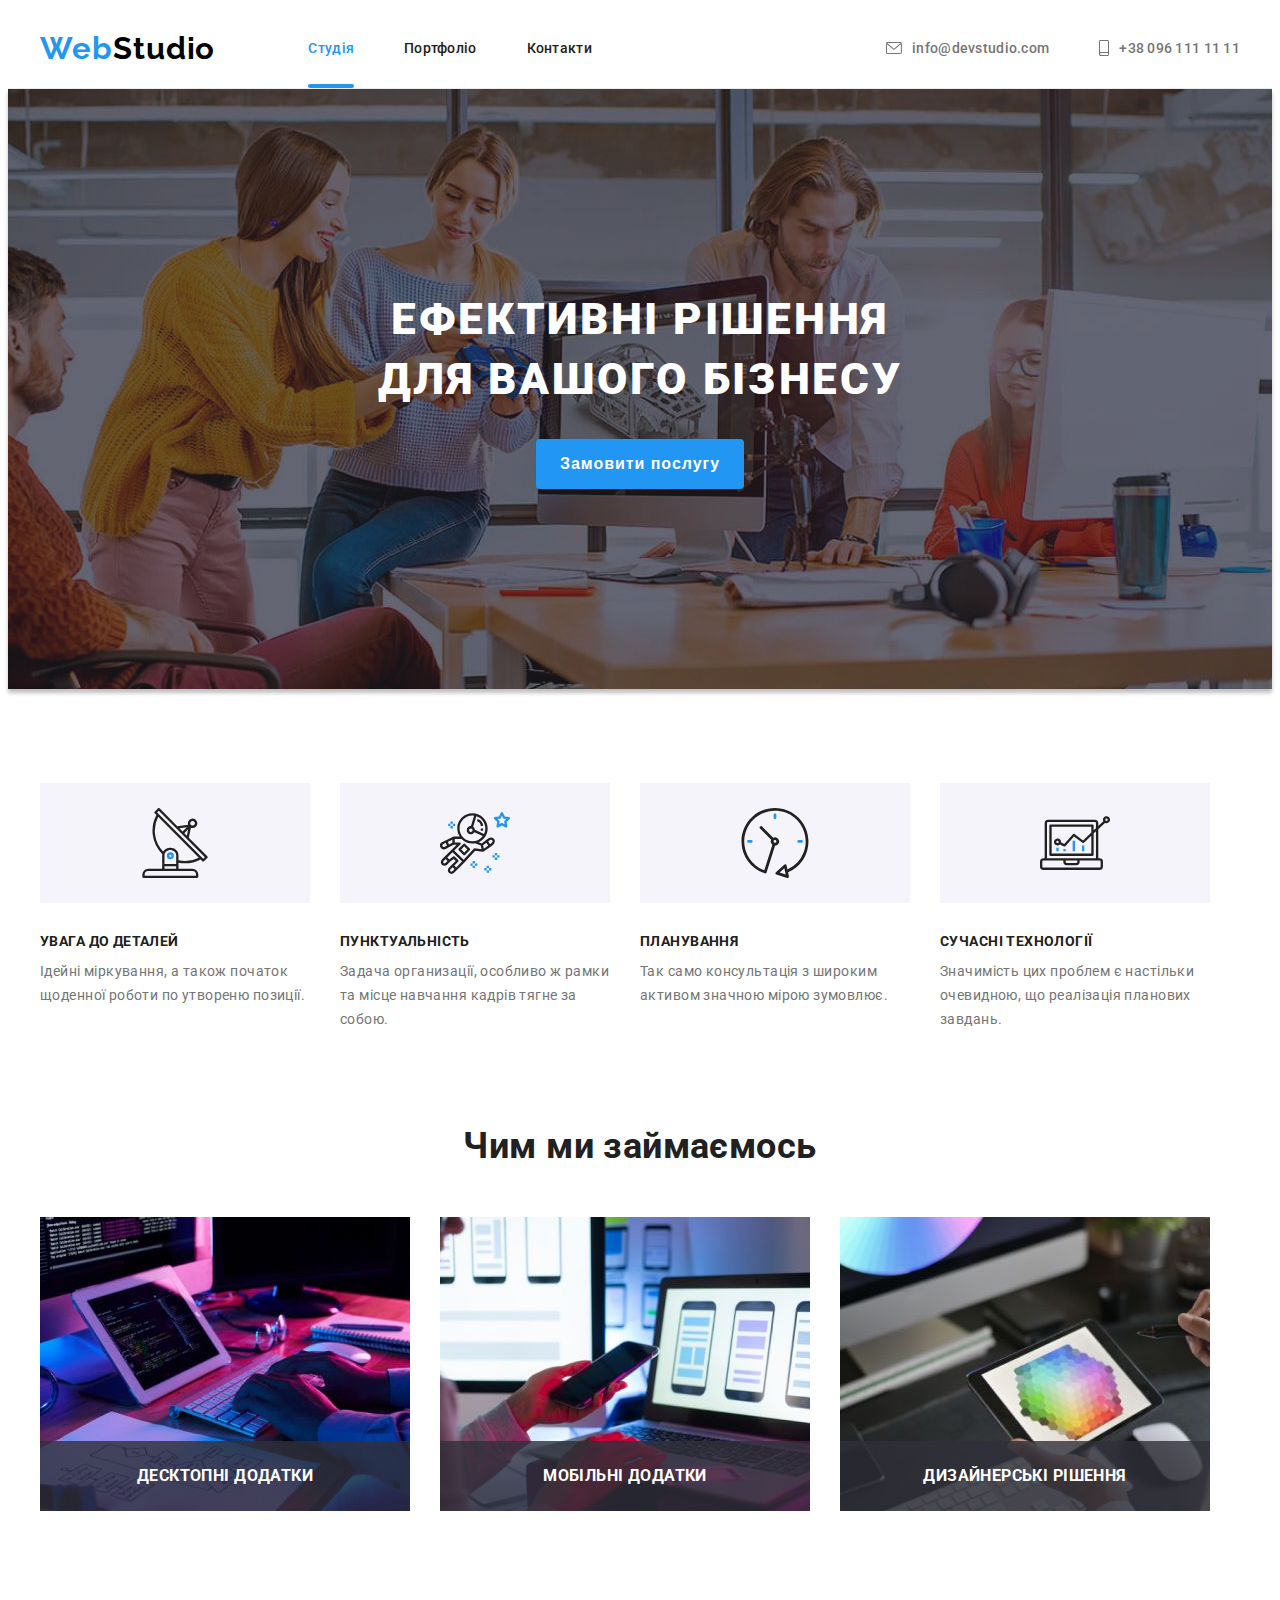
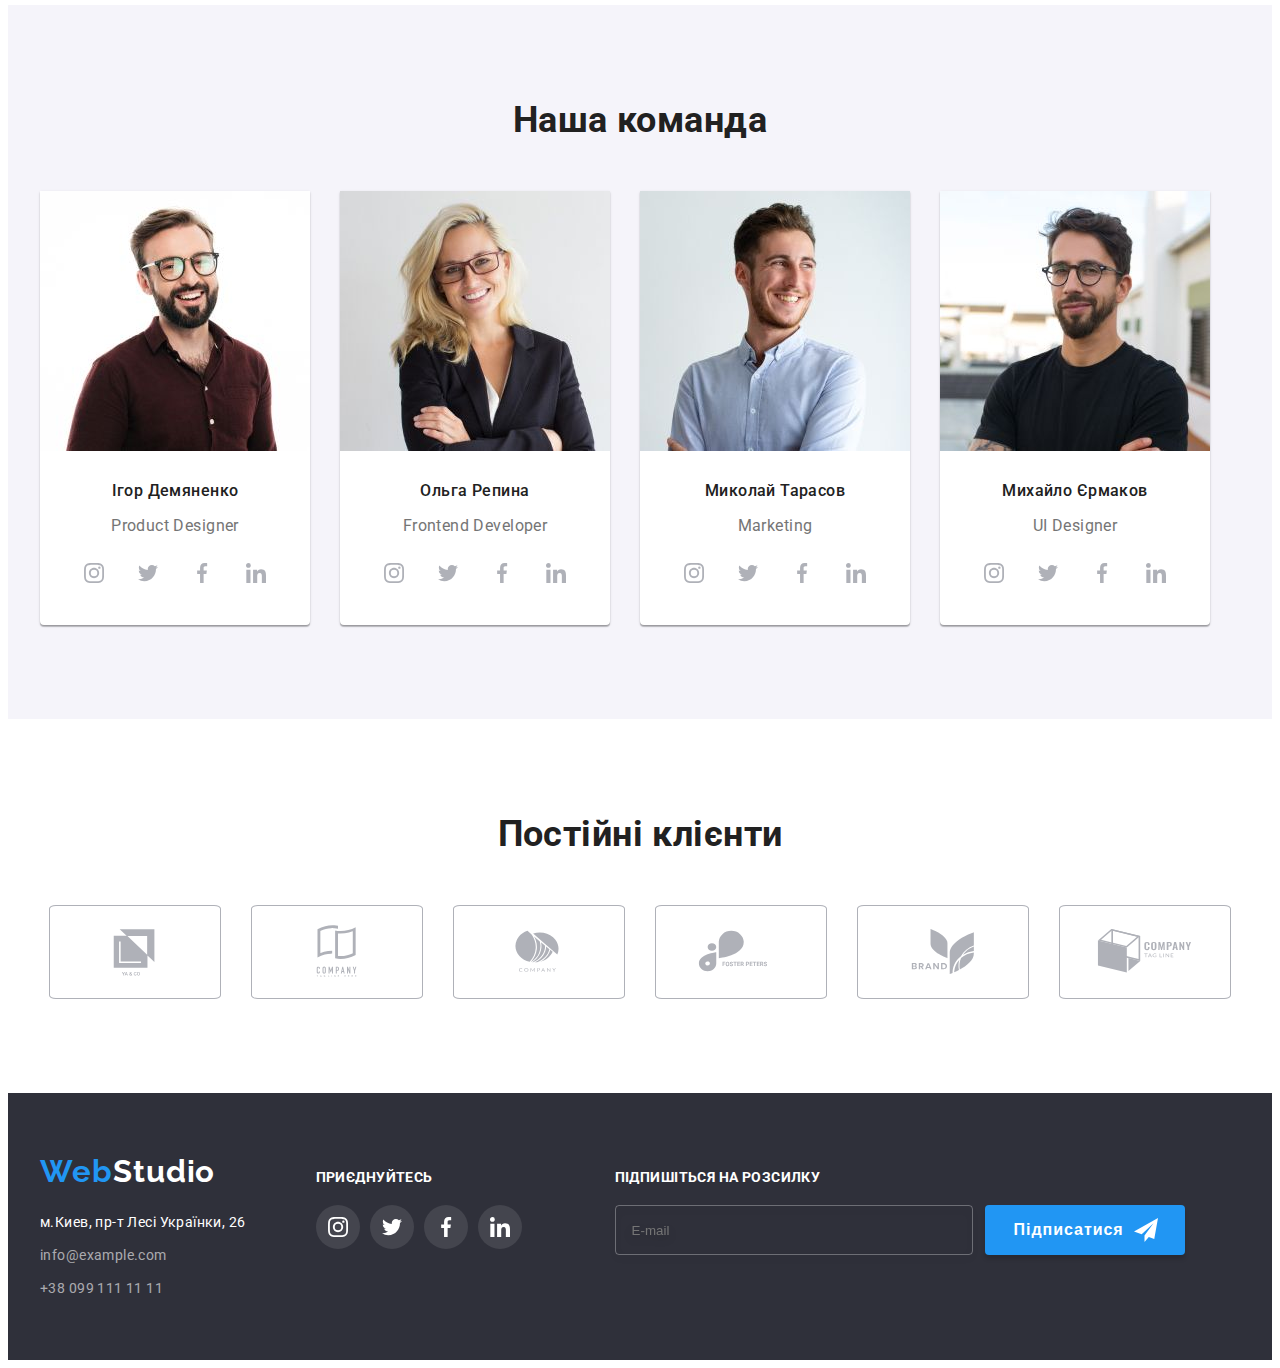
<file: index.html>
<!DOCTYPE html>
<html lang="uk">

<head>
    <meta charset="UTF-8">
    <meta http-equiv="X-UA-Compatible" content="IE=edge">
    <meta name="viewport" content="width=device-width, initial-scale=1.0">    
    <title>Demo site hw8</title>
    <link rel="preconnect" href="https://fonts.googleapis.com">
    <link rel="preconnect" href="https://fonts.gstatic.com" crossorigin>
    <link href="https://fonts.googleapis.com/css2?family=Raleway:wght@700&family=Roboto:wght@400;500;700;900&display=swap"
        rel="stylesheet">
    <link rel="stylesheet" href="https://cdnjs.cloudflare.com/ajax/libs/modern-normalize/1.1.0/modern-normalize.min.css"
        integrity="sha512-wpPYUAdjBVSE4KJnH1VR1HeZfpl1ub8YT/NKx4PuQ5NmX2tKuGu6U/JRp5y+Y8XG2tV+wKQpNHVUX03MfMFn9Q=="
        crossorigin="anonymous" referrerpolicy="no-referrer" />
    <link rel="stylesheet" href="./css/main.min.css">
</head>

<body>

    <header class="header">
        <div class="container"> 
            
            <div class="header__box--mob">
            <a href="./index.html" class="logo link">Web<span class="logo__header">Studio</span></a>
            
            <button type="button" class="header__button" data-menu-open>
                <svg width="40px" height="40px" aria-label="перемикач мобільного меню">
                    <use class="header__icon--menu" href="./img/icons.svg#icon-menu"></use>
                </svg>
            </button>
            </div>

            <nav class="nav">  
            
                <ul class="nav__list list">
                    <li class="nav__item">
                        <a href="./index.html" class="nav__link link current">Студія</a>
                    </li>
                    <li class="nav__item">
                        <a href="./portfolio.html" class="nav__link link">Портфоліо</a>
                    </li>
                    <li class="nav__item">
                        <a href="#" class="nav__link link">Контакти</a>
                    </li>
                </ul>
            </nav>           
            
            <div>
            <ul class="contacts list">
                <li class="contacts__item">
                    <a href="mailto:info@devstudio.com" class="contacts__link link">
                        <svg class="contacts__icons" width="16px" height="12px">
                            <use href="./img/icons.svg#icon-envelope"></use>
                        </svg>
                        info@devstudio.com
                    </a>
                </li>
                <li class="contacts__item">
                    <a href="tel:+380961111111" class="contacts__link link">
                        <svg class="contacts__icons" width="10px" height="16px">
                            <use href="./img/icons.svg#icon-smartphone"></use>
                        </svg>
                        +38 096 111 11 11
                    </a>
                </li>
            </ul>

            <!-- <ul class="mob-networks list">
                <li class="mob-networks__item">
                    <a class="mob-netwofrks__link link" href="#">Instagram</a>
                    
                </li>
                <li class="mob-networks__item">
                    <a class="mob-netwofrks__link link" href="#">Twitter</a>
                    
                </li>
                <li class="mob-networks__item">
                    <a class="mob-netwofrks__link link" href="#">Facebook</a>
                    
                </li>
                <li class="mob-networks__item">
                    <a class="mob-netwofrks__link link" href="#">LinkedIn</a>
                    
                </li>
            </ul> -->
            </div>
            </div>

    </header>

    <!--Herroy section-->

    <main>
        <section class="hero">
            <div class="hero__container container ">
                <h1 class="hero__title">Ефективні рішення <br> для вашого бізнесу</h1>
                <button type="button" class="button" data-modal-open>Замовити послугу</button>
            </div>
        </section>

        <!--Scils section-->

        <section>
            <div class="container">
                <h2 class="visually-hidden">Що ми пропонуєпо</h2>
                <ul class="scils list">
                    <li class="scils__link link">
                        <div class="scils__box">
                            <svg width="70px" height="70px">
                                <use href="./img/icons.svg#icon-antenna"></use>
                            </svg>
                        </div>
                        <h3 class="scils__title">Увага до деталей</h3>
                        <p>Ідейні міркування, а також початок щоденної роботи по утвореню позиції.
                        </p>
                    </li>
                    <li class="scils__link link">
                        <div class="scils__box">
                            <svg width="70px" height="70px">
                                <use href="./img/icons.svg#icon-astronaut"></use>
                            </svg>
                        </div>
                        <h3 class="scils__title">Пунктуальність</h3>
                        <p>Задача организації, особливо ж рамки та місце навчання кадрів тягне за
                            собою.</p>
                    </li>
                    <li class="scils__link link">
                        <div class="scils__box">
                            <svg width="70px" height="70px">
                                <use href="./img/icons.svg#icon-clock"></use>
                            </svg>
                        </div>
                        <h3 class="scils__title">Планування</h3>
                        <p>Так само консультація з широким активом значною мірою зумовлює.</p>
                    </li>
                    <li class="scils__link link">
                        <div class="scils__box">
                            <svg width="70px" height="70px">
                                <use href="./img/icons.svg#icon-diagram"></use>
                            </svg>
                        </div>
                        <h3 class="scils__title">Сучасні технології</h3>
                        <p>Значимість цих проблем є настільки очевидною, що реалізація планових
                            завдань.</p>
                    </li>

                </ul>
            </div>
        </section>

        <!--Woot duit section-->

        <section class="duit">
            <div class="container">
                <h2 class="section-title">Чим ми займаємось</h2>
                <ul class="duit__list list">
                    <li>
                        <div class="duit__cards">                                                       
                            <img srcset="./img/img_du_1-1x_result.jpg 1x, ./img/img_du_1-2x_result.jpg 2x"
                            src="./img/p1.jpg"
                            alt="кодим"
                            class="duit-img">
                            <div class="duit__box">
                                <h3>ДЕСКТОПНІ ДОДАТКИ</h3>
                            </div>
                        </div>
                    </li>
                    <li>
                        <div class="duit__cards">                            
                            <img srcset="./img/img_du_2-1x_result.jpg 1x, ./img/img_du_2-2x_result.jpg 2x"
                            src="./img/p2.jpg"
                            alt="розробляєм" class="duit-img">
                            <div class="duit__box">
                                <h3>МОБІЛЬНІ ДОДАТКИ</h3>
                            </div>
                        </div>
                    </li>
                    <li>
                        <div class="duit__cards">                            
                            <img srcset="./img/img_du_3-1x_result.jpg 1x, ./img/img_du_3-2x_result.jpg 2x"
                            src="./img/p3.jpg" 
                            alt="тестуєм" class="duit-img">
                            <div class="duit__box">
                                <h3>ДИЗАЙНЕРСЬКІ РІШЕННЯ</h3>
                            </div>
                        </div>
                    </li>
                </ul>
            </div>
        </section>

        <!--Teem section-->

        <section class="teem">
            <div class="container">
                <h2 class="section-title">Наша команда</h2>
                <ul class="teem__list list">
                    <li class="teem__item">
                    <picture>
                        <source media="(min-width: 1200px)" srcset="./img/img_dt_t-1_1x_result.jpg 1x, ./img/img_dt_t-1_2x_result.jpg 2x" />
                    
                        <source media="(min-width: 768px)" srcset="./img/img_tb_t-1_1x_result.jpg 1x, ./img/img_tb_t-1_2x_result.jpg 2x" />
                    
                        <source media="(max-width: 767px)" srcset="./img/img_mb_t-1_1x_result.jpg 1x, ./img/img_mb_t-1_2x_result.jpg 2x" />
                    
                        <img src="./img/Teem1.jpg" alt="Ігор Демяненко" />
                    </picture>
                        <div class="teem__box">
                            <h3 class="teem__title">Ігор Демяненко</h3>
                            <p class="teem__text">Product Designer</p>
                            <ul class="list networks">
                                <li>
                                    <a class="link networks__link" href="#" target="_blank" rel="noopener noreferrer"
                                        aria-label="instagram">
                                        <svg class="networks__icons" width="20px" height="20px">
                                            <use href="./img/icons.svg#icon-instagram"></use>
                                        </svg>
                                    </a>
                                </li>
                                <li>
                                    <a class="link networks__link" href="#" target="_blank" rel="noopener noreferrer"
                                        aria-label="twitter">
                                        <svg class="networks__icons" width="20px" height="20px">
                                            <use href="./img/icons.svg#icon-twitter"></use>
                                        </svg>
                                    </a>
                                </li>
                                <li>
                                    <a class="link networks__link" href="#" target="_blank" rel="noopener noreferrer"
                                        aria-label="facebook">
                                        <svg class="networks__icons" width="20px" height="20px">
                                            <use href="./img/icons.svg#icon-facebook"></use>
                                        </svg>
                                    </a>
                                </li>
                                <li>
                                    <a class="link networks__link" href="#" target="_blank" rel="noopener noreferrer"
                                        aria-label="linkedin">
                                        <svg class="networks__icons" width="20px" height="20px">
                                            <use href="./img/icons.svg#icon-linkedin"></use>
                                        </svg>
                                    </a>
                                </li>
                            </ul>

                        </div>
                    </li>
                    <li class="teem__item">
                        <picture>
                            <source media="(min-width: 1200px)" srcset="./img/img_dt_t-2_1x_result.jpg 1x, ./img/img_dt_t-2_2x_result.jpg 2x" />
                        
                            <source media="(min-width: 768px)" srcset="./img/img_tb_t-2_1x_result.jpg 1x, ./img/img_tb_t-2_2x_result.jpg 2x" />
                        
                            <source media="(max-width: 767px)" srcset="./img/img_mb_t-2_1x_result.jpg 1x, ./img/img_mb_t-2_2x_result.jpg 2x" />
                        
                            <img src="./img/olga.jpg" alt="Ольга Репина" />
                        </picture>
                        <div class="teem__box">
                            <h3 class="teem__title">Ольга Репина</h3>
                            <p class="teem__text">Frontend Developer</p>
                            <ul class="list networks">
                                <li>
                                    <a class="link networks__link" href="#" target="_blank" rel="noopener noreferrer"
                                        aria-label="instagram">
                                        <svg class="networks__icons" width="20px" height="20px">
                                            <use href="./img/icons.svg#icon-instagram"></use>
                                        </svg>
                                    </a>
                                </li>
                                <li>
                                    <a class="link networks__link" href="#" target="_blank" rel="noopener noreferrer"
                                        aria-label="twitter">
                                        <svg class="networks__icons" width="20px" height="20px">
                                            <use href="./img/icons.svg#icon-twitter"></use>
                                        </svg>
                                    </a>
                                </li>
                                <li>
                                    <a class="link networks__link" href="#" target="_blank" rel="noopener noreferrer"
                                        aria-label="facebook">
                                        <svg class="networks__icons" width="20px" height="20px">
                                            <use href="./img/icons.svg#icon-facebook"></use>
                                        </svg>
                                    </a>
                                </li>
                                <li>
                                    <a class="link networks__link" href="#" target="_blank" rel="noopener noreferrer"
                                        aria-label="linkedin">
                                        <svg class="networks__icons" width="20px" height="20px">
                                            <use href="./img/icons.svg#icon-linkedin"></use>
                                        </svg>
                                    </a>
                                </li>
                            </ul>
                        </div>
                    </li>
                    <li class="teem__item">
                        <picture>
                            <source media="(min-width: 1200px)" srcset="./img/img_dt_t-3_1x_result.jpg 1x, ./img/img_dt_t-3_2x_result.jpg 2x" />
                        
                            <source media="(min-width: 768px)" srcset="./img/img_tb_t-3_1x_result.jpg 1x, ./img/img_tb_t-3_2x_result.jpg 2x" />
                        
                            <source media="(max-width: 767px)" srcset="./img/img_mb_t-3_1x_result.jpg 1x, ./img/img_mb_t-3_2x_result.jpg 2x" />
                        
                            <img src="./img/Teem3.jpg" alt="Миколай Тарасов" />
                        </picture>
                        <div class="teem__box">
                            <h3 class="teem__title">Миколай Тарасов</h3>
                            <p class="teem__text">Marketing</p>
                            <ul class="list networks">
                                <li>
                                    <a class="link networks__link" href="#" target="_blank" rel="noopener noreferrer"
                                        aria-label="instagram">
                                        <svg class="networks__icons" width="20px" height="20px">
                                            <use href="./img/icons.svg#icon-instagram"></use>
                                        </svg>
                                    </a>
                                </li>
                                <li>
                                    <a class="link networks__link" href="#" target="_blank" rel="noopener noreferrer"
                                        aria-label="twitter">
                                        <svg class="networks__icons" width="20px" height="20px">
                                            <use href="./img/icons.svg#icon-twitter"></use>
                                        </svg>
                                    </a>
                                </li>
                                <li>
                                    <a class="link networks__link" href="#" target="_blank" rel="noopener noreferrer"
                                        aria-label="facebook">
                                        <svg class="networks__icons" width="20px" height="20px">
                                            <use href="./img/icons.svg#icon-facebook"></use>
                                        </svg>
                                    </a>
                                </li>
                                <li>
                                    <a class="link networks__link" href="#" target="_blank" rel="noopener noreferrer"
                                        aria-label="linkedin">
                                        <svg class="networks__icons" width="20px" height="20px">
                                            <use href="./img/icons.svg#icon-linkedin"></use>
                                        </svg>
                                    </a>
                                </li>
                            </ul>
                        </div>
                    </li>
                    <li class="teem__item">
                        <picture>
                            <source media="(min-width: 1200px)" srcset="./img/img_dt_t-4_1x_result.jpg 1x, ./img/img_dt_t-4_2x_result.jpg 2x" />
                        
                            <source media="(min-width: 768px)" srcset="./img/img_tb_t-4_1x_result.jpg 1x, ./img/img_tb_t-4_2x_result.jpg 2x" />
                        
                            <source media="(max-width: 767px)" srcset="./img/img_mb_t-4_1x_result.jpg 1x, ./img/img_mb_t-4_2x_result.jpg 2x" />
                        
                            <img src="./img/Teem4.jpg" alt="Михайло Єрмаков" />
                        </picture>                        
                        <div class="teem__box">
                            <h3 class="teem__title">Михайло Єрмаков</h3>
                            <p class="teem__text">UI Designer</p>
                            <ul class="list networks">
                                <li>
                                    <a class="link networks__link" href="#" target="_blank" rel="noopener noreferrer"
                                        aria-label="instagram">
                                        <svg class="networks__icons" width="20px" height="20px">
                                            <use href="./img/icons.svg#icon-instagram"></use>
                                        </svg>
                                    </a>
                                </li>
                                <li>
                                    <a class="link networks__link" href="#" target="_blank" rel="noopener noreferrer"
                                        aria-label="twitter">
                                        <svg class="networks__icons" width="20px" height="20px">
                                            <use href="./img/icons.svg#icon-twitter"></use>
                                        </svg>
                                    </a>
                                </li>
                                <li>
                                    <a class="link networks__link" href="#" target="_blank" rel="noopener noreferrer"
                                        aria-label="facebook">
                                        <svg class="networks__icons" width="20px" height="20px">
                                            <use href="./img/icons.svg#icon-facebook"></use>
                                        </svg>
                                    </a>
                                </li>
                                <li>
                                    <a class="link networks__link" href="#" target="_blank" rel="noopener noreferrer"
                                        aria-label="linkedin">
                                        <svg class="networks__icons" width="20px" height="20px">
                                            <use href="./img/icons.svg#icon-linkedin"></use>
                                        </svg>
                                    </a>
                                </li>
                            </ul>
                        </div>
                    </li>
                </ul>
            </div>
        </section>

        <!-- clients section -->
        <section>
            <div class="container">
                <h2 class="section-title">Постійні клієнти</h2>
                <ul class="list clients">
                    <li>
                        <a class="link clients__link" href="#" target="_blank" rel="noopener noreferrer"
                            aria-label="логотип першої компанії">
                            <svg class="clients__Icons" width="106px" height="60px">
                                <use href="./img/icons.svg#icon-Logo-1"></use>
                            </svg>
                        </a>
                    </li>
                    <li>
                        <a class="link clients__link" href="#" target="_blank" rel="noopener noreferrer"
                            aria-label="логотип другої компанії">
                            <svg class="clients__Icons" width="106px" height="60px">
                                <use href="./img/icons.svg#icon-Logo-2"></use>
                            </svg>
                        </a>
                    </li>
                    <li>
                        <a class="link clients__link" href="#" target="_blank" rel="noopener noreferrer"
                            aria-label="логотип третьої компанії">
                            <svg class="clients__Icons" width="106px" height="60px">
                                <use href="./img/icons.svg#icon-Logo-3"></use>
                            </svg>
                        </a>
                    </li>
                    <li>
                        <a class="link clients__link" href="#" target="_blank" rel="noopener noreferrer"
                            aria-label="логотип четвертої компанії">
                            <svg class="clients__Icons" width="106px" height="60px">
                                <use href="./img/icons.svg#icon-Logo-4"></use>
                            </svg>
                        </a>
                    </li>
                    <li>
                        <a class="link clients__link" href="#" target="_blank" rel="noopener noreferrer"
                            aria-label="логотип пятої компанії">
                            <svg class="clients__Icons" width="106px" height="60px">
                                <use href="./img/icons.svg#icon-Logo-5"></use>
                            </svg>
                        </a>
                    </li>
                    <li>
                        <a class="link clients__link" href="#" target="_blank" rel="noopener noreferrer"
                            aria-label="логотип шостої компанії">
                            <svg class="clients__Icons" width="106px" height="60px">
                                <use href="./img/icons.svg#icon-Logo-6"></use>
                            </svg>
                        </a>
                    </li>
                </ul>
            </div>
        </section> 

    </main>

    <!--Footer-->

    <footer class="footer">
        <div class="container footer__conteiner">
            <div class="footer__tablet">
            <div class="footer__box">
                <a href="./index.html" class="logo link">Web<span class="logo__footer">Studio</span></a>
                <address class="address">
                    <ul class="list address__list">
                        <li class="address__item"><a href="https://goo.gl/address__links/E31LjMS4C6WuwfjZA" target="_blank"
                                rel="noopener nofollow noreferrer" class="address__link link">
                                м.Киев, пр-т Лесі Українки, 26</a></li>
                        <li class="address__item"><a href="mailto:info@example.com" class="link">info@example.com</a></li>
                        <li class="address__item"><a href="tel:+380991111111" class="link">+38 099 111 11 11</a></li>
                    </ul>
                </address>
            </div>
            <div class="social">
                <h2 class="social__title">Приєднуйтесь</h2>
                <ul class="list social__list">
                    <li>
                        <a class="link social__link" href="#" target="_blank" rel="noopener noreferrer"
                            aria-label="instagram">
                            <svg class="social__icons" width="20px" height="20px">
                                <use href="./img/icons.svg#icon-instagram"></use>
                            </svg>
                        </a>
                    </li>
                    <li>
                        <a class="link social__link" href="#" target="_blank" rel="noopener noreferrer"
                            aria-label="twitter">
                            <svg class="social__icons" width="20px" height="20px">
                                <use href="./img/icons.svg#icon-twitter"></use>
                            </svg>
                        </a>
                    </li>
                    <li>
                        <a class="link social__link" href="#" target="_blank" rel="noopener noreferrer"
                            aria-label="facebook">
                            <svg class="social__icons" width="20px" height="20px">
                                <use href="./img/icons.svg#icon-facebook"></use>
                            </svg>
                        </a>
                    </li>
                    <li>
                        <a class="link social__link" href="#" target="_blank" rel="noopener noreferrer"
                            aria-label="linkedin">
                            <svg class="social__icons" width="20px" height="20px">
                                <use href="./img/icons.svg#icon-linkedin"></use>
                            </svg>
                        </a>
                    </li>
                </ul>
            </div>
            </div>
            <div class="form-box">
                <h2 class="social__title">Підпишіться на розсилку</h2>
                <form class="form-box__form">
                    <input class="form-box__input" name="footer-mail" type="email" placeholder="E-mail">
                    <button class="form-box__button" type="submit"> Підписатися
                        <svg class="form-box__icons" width="24px" height="24px">
                            <use href="./img/icons.svg#icon-send"></use>
                        </svg>
                    </button>
                </form>
            </div>
        </div>
    </footer>

    <!-- Modal window -->

    <div class="backdrop is-hidden" data-modal>
        <div class="modal">
            <button class="modal__button" data-modal-close>
                <svg width="18px" height="18px">
                    <use href="./img/icons.svg#icon-close"></use>
                </svg>
            </button>

            <form class="form">
                <strong class="form__title">Залиште свої данні, ми Вам зателефонуємо</strong>
                <div class="form__group" role="group">
                    <label class="form__label">
                        <span class="form__text">Ім'я</span>
                        <input class="form__input" type="text" name="name">
                        <svg class="form__icons" width="18px" height="18px">
                            <use href="./img/icons.svg#icon-person"></use>
                        </svg>
                    </label>
                    <label class="form__label">
                        <span class="form__text">Телефон</span>
                        <input class="form__input" type="tel" name="tel">
                        <svg class="form__icons" width="18px" height="18px">
                            <use href="./img/icons.svg#icon-phone"></use>
                        </svg>
                    </label>
                    <label class="form__label">
                        <span class="form__text">Пошта</span>
                        <input class="form__input" type="email" name="mail">
                        <svg class="form__icons" width="18px" height="18px">
                            <use href="./img/icons.svg#icon-email"></use>
                        </svg>
                    </label>
                    <label class="form__label">
                        <span class="form__text">Коментар</span>
                        <textarea class="form__input form__input--dimensions" placeholder="Введіть текст" rows="5"></textarea>
                    </label>
                </div>
                <label class="checkbox">
                    <input class="checkbox__input visually-hidden" type="checkbox" name="agreemant">
                    <svg class="checkbo__icons" width="16px" height="15px">
                        <use class="checkbox__icons--ancheck" href="./img/icons.svg#icon-ancheck"></use>
                        <use class="checkbox__icons--check" href="./img/icons.svg#icon-check"></use>
                    </svg>
                    <span class="checkbox__text">Погоджуюсь з розсилкою і приймаю <a class="checkbox__link" href="#">Умови
                            договору</a></span>
                </label>
                <button type="submit" class="button">Замовити послугу</button>
            </form>
        </div>
    </div>

    <!-- Mobil menu -->

<div class="mobile-menu" data-menu>
    <button type="button" class="mobile-menu__buton" data-menu-close>
        <svg width="40px" height="40px" aria-label="перемикач мобільного меню">
            <use class="mobile-menu__icon" href="./img/icons.svg#icon-close-mb"></use>
        </svg>
    </button>
<div class="mobile-menu__conteiner">
   <ul class="mobil-menu__list list">
        <li><a class="mobil-menu__link mobil-menu__link--active link" href="./index.html">Студія</a></li>
        <li><a class="mobil-menu__link link" href="./portfolio.html">Портфоліо</a></li>
        <li><a class="mobil-menu__link link" href="#">Контакти</a></li>
   </ul>

    <ul class="mobil-menu__list list">
        <li class="mobile-menu__item--tel">
            <a href="tel:+380961111111" class="mobile-menu__link--contact link">
                +38 096 111 11 11
            </a>
        </li>
        <li class="mobile-menu__item--mail">
            <a href="mailto:info@devstudio.com" class="mobile-menu__link--contact link">                
                info@devstudio.com
            </a>
        </li>
          
    </ul>

    <ul class="mob-networks mobil-menu__list list">
        <li class="mob-networks__item">
            <a class="mob-netwofrks__link link" href="#">Instagram</a>
    
        </li>
        <li class="mob-networks__item">
            <a class="mob-netwofrks__link link" href="#">Twitter</a>
    
        </li>
        <li class="mob-networks__item">
            <a class="mob-netwofrks__link link" href="#">Facebook</a>
    
        </li>
        <li class="mob-networks__item">
            <a class="mob-netwofrks__link link" href="#">LinkedIn</a>
    
        </li>
    </ul>   
</div>
</div>

    <script src="./js/modal.js"></script>
    <script src="./js/menu.js"></script>
</body>

</html>
</file>
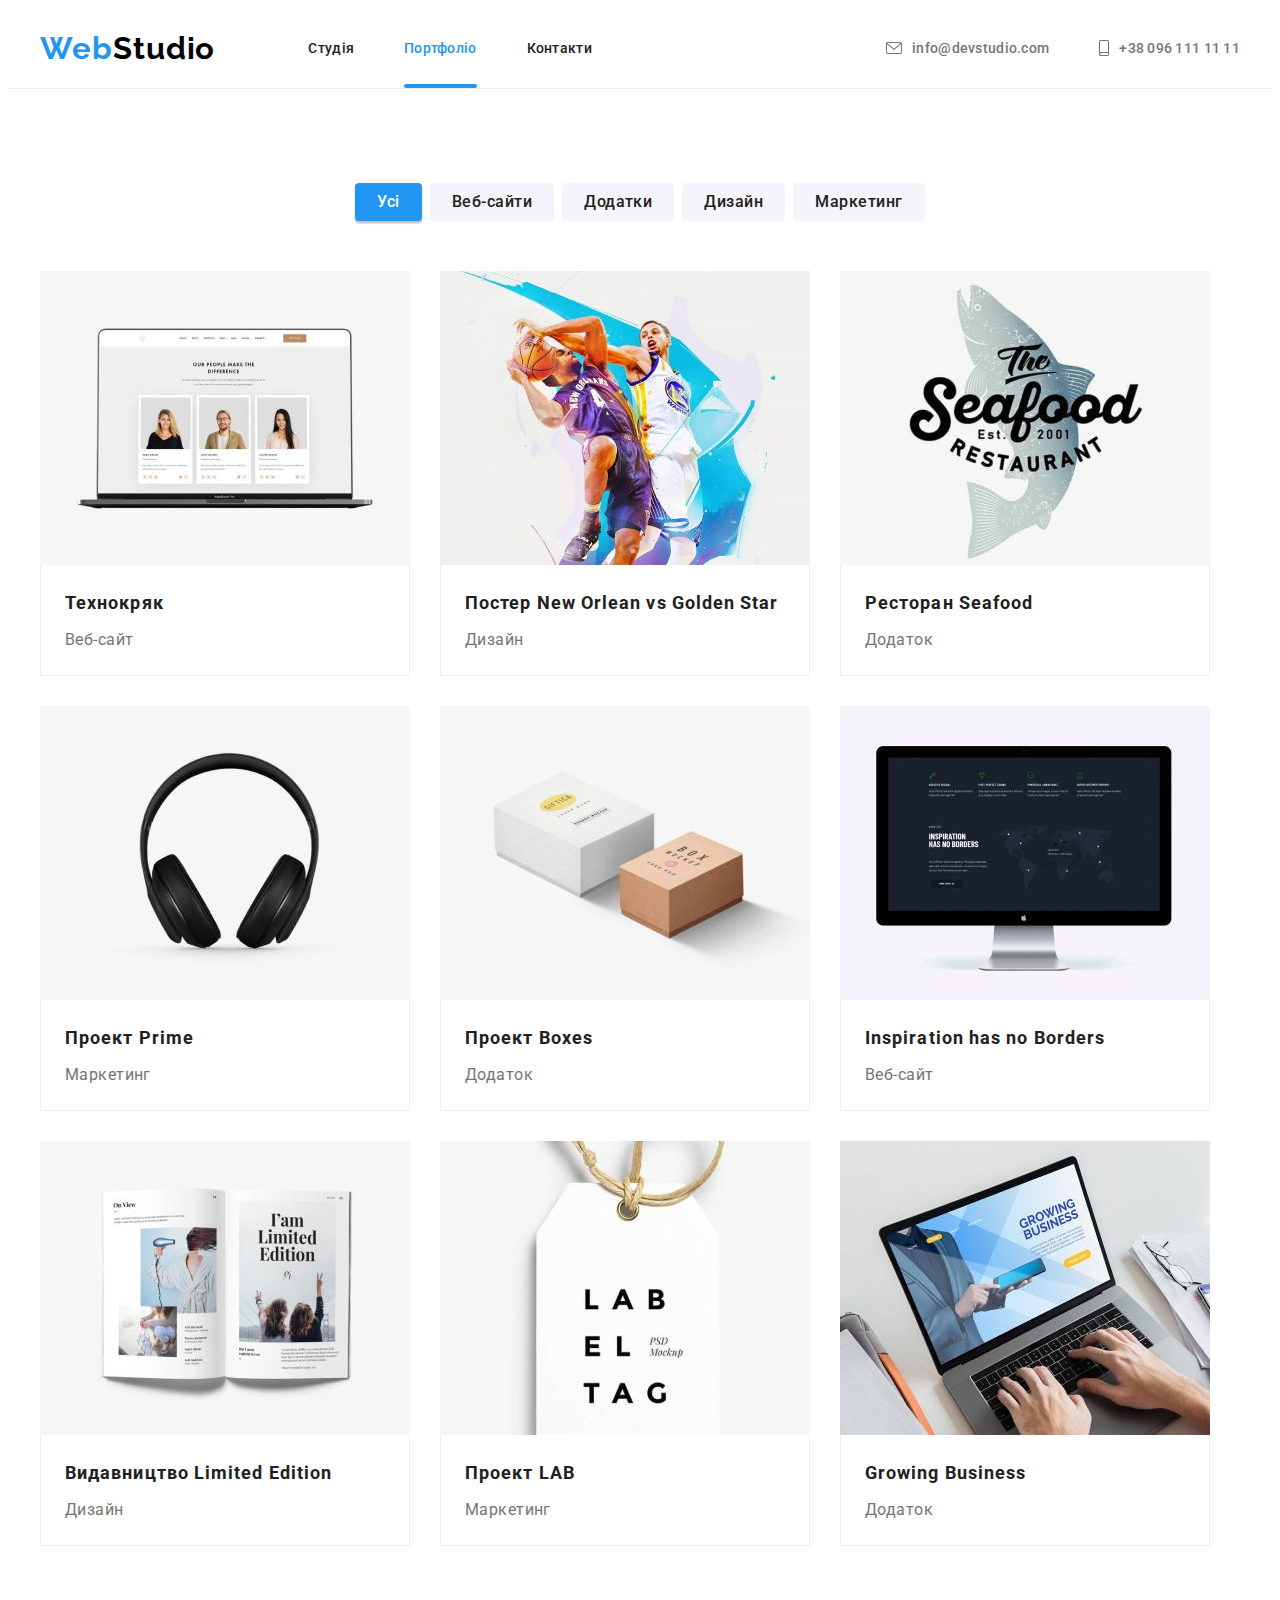
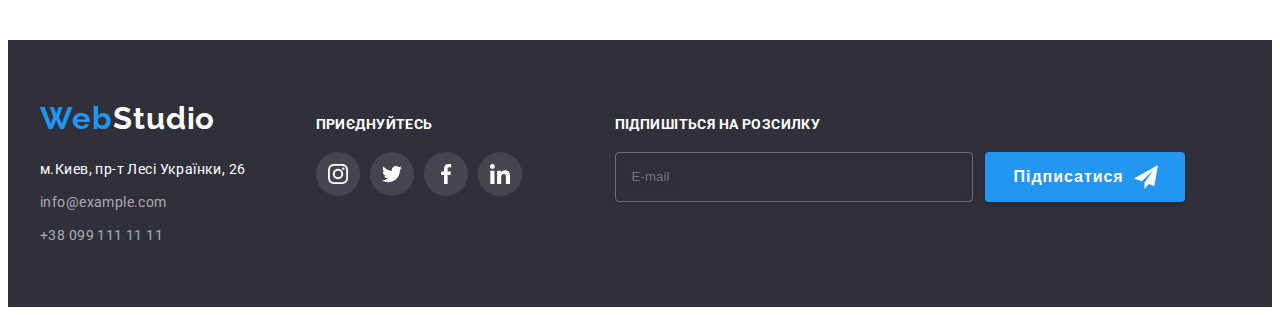
<file: portfolio.html>
<!DOCTYPE html>
<html lang="uk">

<head>
    <meta charset="UTF-8">
    <meta http-equiv="X-UA-Compatible" content="IE=edge">
    <meta name="viewport" content="width=device-width, initial-scale=1.0">
    <title>demo site hw8 portfolio</title>
    <link rel="preconnect" href="https://fonts.googleapis.com">
    <link rel="preconnect" href="https://fonts.gstatic.com" crossorigin>
    <link href="https://fonts.googleapis.com/css2?family=Raleway:wght@700&family=Roboto:wght@400;500;700;900&display=swap"
        rel="stylesheet">
    <link rel="stylesheet" href="https://cdnjs.cloudflare.com/ajax/libs/modern-normalize/1.1.0/modern-normalize.min.css"
        integrity="sha512-wpPYUAdjBVSE4KJnH1VR1HeZfpl1ub8YT/NKx4PuQ5NmX2tKuGu6U/JRp5y+Y8XG2tV+wKQpNHVUX03MfMFn9Q=="
        crossorigin="anonymous" referrerpolicy="no-referrer" />
    <link rel="stylesheet" href="./css/main.min.css">
</head>

<body>
    <header class="header">
        <div class="container">
    
            <div class="header__box--mob">
                <a href="./index.html" class="logo link">Web<span class="logo__header">Studio</span></a>
    
                <button type="button" class="header__button" data-menu-open>
                    <svg width="40px" height="40px" aria-label="перемикач мобільного меню">
                        <use class="header__icon--menu" href="./img/icons.svg#icon-menu"></use>
                    </svg>
                </button>
            </div>
    
            <nav class="nav">
    
                <ul class="nav__list list">
                    <li class="nav__item">
                        <a href="./index.html" class="nav__link link">Студія</a>
                    </li>
                    <li class="nav__item">
                        <a href="./portfolio.html" class="nav__link link current">Портфоліо</a>
                    </li>
                    <li class="nav__item">
                        <a href="#" class="nav__link link">Контакти</a>
                    </li>
                </ul>
            </nav>
    
            <div>
                <ul class="contacts list">
                    <li class="contacts__item">
                        <a href="mailto:info@devstudio.com" class="contacts__link link">
                            <svg class="contacts__icons" width="16px" height="12px">
                                <use href="./img/icons.svg#icon-envelope"></use>
                            </svg>
                            info@devstudio.com
                        </a>
                    </li>
                    <li class="contacts__item">
                        <a href="tel:+380961111111" class="contacts__link link">
                            <svg class="contacts__icons" width="10px" height="16px">
                                <use href="./img/icons.svg#icon-smartphone"></use>
                            </svg>
                            +38 096 111 11 11
                        </a>
                    </li>
                </ul>
            </div>
        </div>
    
    </header>

    <main>
        <!-- section link -->
        <section>
             <div class="container">
                <h1 class="visually-hidden">Список посилань</h1>
                <ul class="buttons list">
                    <li>
                        <button type=button class="buttons__item buttons__item--current">Усі</button>
                    </li>
                    <li>
                        <button type=button class="buttons__item">Веб-сайти</button>
                    </li>
                    <li>
                        <button type=button class="buttons__item">Додатки</button>
                    </li>
                    <li>
                        <button type=button class="buttons__item">Дизайн</button>
                    </li>
                    <li>
                        <button type=button class="buttons__item">Маркетинг</button>
                    </li>
                </ul>

                <!-- projects-->

                <ul class="list projects">
                    <li class="project__item">
                        <a href="#" class="projects__link link">
                            <div class="projects__box">
                                <picture>
                                    <source media="(min-width: 1200px)" srcset="./img/portfolio/img_pf_1_dt_1x_result.jpg 1x, ./img/portfolio/img_pf_1_dt_2x_result.jpg 2x" />
                                
                                    <source media="(min-width: 768px)" srcset="./img/portfolio/img_pf_1_tb_1x_result.jpg 1x, ./img/portfolio/img_pf_1_tb_2x_result.jpg 2x" />
                                
                                    <source media="(max-width: 767px)" srcset="./img/portfolio/img_pf_1_mb_1x_result.jpg 1x, ./img/portfolio/img_pf_1_mb_2x_result.jpg 2x" />
                                
                                    <img src="./img/технокряк.jpg" alt="ноутбук з сайтом в моніторі" />
                                </picture>
                                
                                <div class="overlay">
                                    <p class="overlay__text">Ресурс пропонує комплексні пропозиції з різним рівнем
                                        функціоналу та сервісів. Все це
                                        дозволить відвідувачу отримати
                                        вичерпні відомості про компанію чи приватну особу</p>
                                </div>
                            </div>
                            <div class="wrapper">
                                <h2 class="wrapper__title">Технокряк</h2>
                                <p class="wrapper__text">Веб-сайт</p>
                            </div>
                        </a>
                    </li>
                    <li class="project__item">
                        <a href="#" class="projects__link link">
                            <div class="projects__box">
                                <picture>
                                    <source media="(min-width: 1200px)"
                                        srcset="./img/portfolio/img_pf_2_dt_1x_result.jpg 1x, ./img/portfolio/img_pf_2_dt_2x_result.jpg 2x" />
                                
                                    <source media="(min-width: 768px)"
                                        srcset="./img/portfolio/img_pf_2_tb_1x_result.jpg 1x, ./img/portfolio/img_pf_2_tb_2x_result.jpg 2x" />
                                
                                    <source media="(max-width: 767px)"
                                        srcset="./img/portfolio/img_pf_2_mb_1x_result.jpg 1x, ./img/portfolio/img_pf_2_mb_2x_result.jpg 2x" />
                                
                                    <img src="./img/постер.jpg" alt="два баскетболісти" />
                                </picture>                                
                                <div class="overlay">
                                    <p class="overlay__text">Ресурс пропонує комплексні пропозиції з різним рівнем
                                        функціоналу та сервісів. Все це
                                        дозволить відвідувачу отримати
                                        вичерпні відомості про компанію чи приватну особу</p>
                                </div>
                            </div>
                            <div class="wrapper">
                                <h2 class="wrapper__title">Постер <span lang="en">New Orlean vs Golden Star</span></h2>
                                <p class="wrapper__text">Дизайн</p>
                            </div>
                        </a>
                    </li>
                    <li class="project__item">
                        <a href="#" class="projects__link link">
                            <div class="projects__box">
                                <picture>
                                <source media="(min-width: 1200px)"
                                    srcset="./img/portfolio/img_pf_3_dt_1x_result.jpg 1x, ./img/portfolio/img_pf_3_dt_2x_result.jpg 2x" />
                                
                                <source media="(min-width: 768px)"
                                    srcset="./img/portfolio/img_pf_3_tb_1x_result.jpg 1x, ./img/portfolio/img_pf_3_tb_2x_result.jpg 2x" />
                                
                                <source media="(max-width: 767px)"
                                    srcset="./img/portfolio/img_pf_3_mb_1x_result.jpg 1x, ./img/portfolio/img_pf_3_mb_2x_result.jpg 2x" />
                                
                                <img src="./img/ресторан.jpg" alt="логотип ресторану" />
                                </picture>                                
                                <div class="overlay">
                                    <p class="overlay__text">Ресурс пропонує комплексні пропозиції з різним рівнем
                                        функціоналу та сервісів. Все це
                                        дозволить відвідувачу отримати
                                        вичерпні відомості про компанію чи приватну особу</p>
                                </div>
                            </div>
                            <div class="wrapper">
                                <h2 class="wrapper__title">Ресторан <span lang="en">Seafood</span></h2>
                                <p class="wrapper__text">Додаток</p>
                            </div>
                        </a>
                    </li>
                    <li class="project__item">
                        <a href="#" class="projects__link link">
                            <div class="projects__box">
                                <picture>
                                    <source media="(min-width: 1200px)"
                                        srcset="./img/portfolio/img_pf_4_dt_1x_result.jpg 1x, ./img/portfolio/img_pf_4_dt_2x_result.jpg 2x" />
                                
                                    <source media="(min-width: 768px)"
                                        srcset="./img/portfolio/img_pf_4_tb_1x_result.jpg 1x, ./img/portfolio/img_pf_4_tb_2x_result.jpg 2x" />
                                
                                    <source media="(max-width: 767px)"
                                        srcset="./img/portfolio/img_pf_4_mb_1x_result.jpg 1x, ./img/portfolio/img_pf_4_mb_2x_result.jpg 2x" />
                                
                                    <img src="./img/проект_прайм.jpg" alt="наушники" />
                                </picture>                                
                                <div class="overlay">
                                    <p class="overlay__text">Ресурс пропонує комплексні пропозиції з різним рівнем
                                        функціоналу та сервісів. Все це
                                        дозволить відвідувачу отримати
                                        вичерпні відомості про компанію чи приватну особу</p>
                                </div>
                            </div>
                            <div class="wrapper">
                                <h2 class="wrapper__title">Проект <span lang="en">Prime</span></h2>
                                <p class="wrapper__text">Маркетинг</p>
                            </div>
                        </a>
                    </li>
                    <li class="project__item">
                        <a href="#" class="projects__link link">
                            <div class="projects__box">
                                <picture>
                                    <source media="(min-width: 1200px)"
                                        srcset="./img/portfolio/img_pf_5_dt_1x_result.jpg 1x, ./img/portfolio/img_pf_5_dt_2x_result.jpg 2x" />
                                
                                    <source media="(min-width: 768px)"
                                        srcset="./img/portfolio/img_pf_5_tb_1x_result.jpg 1x, ./img/portfolio/img_pf_5_tb_2x_result.jpg 2x" />
                                
                                    <source media="(max-width: 767px)"
                                        srcset="./img/portfolio/img_pf_5_mb_1x_result.jpg 1x, ./img/portfolio/img_pf_5_mb_2x_result.jpg 2x" />
                                
                                    <img src="./img/проект_бокс.jpg" alt="дві коробочки" />
                                </picture>
                                
                                <div class="overlay">
                                    <p class="overlay__text">Ресурс пропонує комплексні пропозиції з різним рівнем
                                        функціоналу та сервісів. Все це
                                        дозволить відвідувачу отримати
                                        вичерпні відомості про компанію чи приватну особу</p>
                                </div>
                            </div>
                            <div class="wrapper">
                                <h2 class="wrapper__title">Проект <span lang="en">Boxes</span></h2>
                                <p class="wrapper__text">Додаток</p>
                            </div>
                        </a>
                    </li>
                    <li class="project__item">
                        <a href="#" class="projects__link link">
                            <div class="projects__box">
                                <picture>
                                    <source media="(min-width: 1200px)"
                                        srcset="./img/portfolio/img_pf_6_dt_1x_result.jpg 1x, ./img/portfolio/img_pf_6_dt_2x_result.jpg 2x" />
                                
                                    <source media="(min-width: 768px)"
                                        srcset="./img/portfolio/img_pf_6_tb_1x_result.jpg 1x, ./img/portfolio/img_pf_6_tb_2x_result.jpg 2x" />
                                
                                    <source media="(max-width: 767px)"
                                        srcset="./img/portfolio/img_pf_6_mb_1x_result.jpg 1x, ./img/portfolio/img_pf_6_mb_2x_result.jpg 2x" />
                                
                                    <img src="./img/iнспірайшон.jpg" alt="монітор компютера" />
                                </picture>
    
                                <div class="overlay">
                                    <p class="overlay__text">Ресурс пропонує комплексні пропозиції з різним рівнем
                                        функціоналу та сервісів. Все це
                                        дозволить відвідувачу отримати
                                        вичерпні відомості про компанію чи приватну особу</p>
                                </div>
                            </div>
                            <div class="wrapper">
                                <h2 lang="en" class="wrapper__title">Inspiration has no Borders</h2>
                                <p class="wrapper__text">Веб-сайт</p>
                            </div>
                        </a>
                    </li>
                    <li class="project__item">
                        <a href="#" class="projects__link link">
                            <div class="projects__box">
                                <picture>
                                    <source media="(min-width: 1200px)"
                                        srcset="./img/portfolio/img_pf_7_dt_1x_result.jpg 1x, ./img/portfolio/img_pf_7_dt_2x_result.jpg 2x" />
                                
                                    <source media="(min-width: 768px)"
                                        srcset="./img/portfolio/img_pf_7_tb_1x_result.jpg 1x, ./img/portfolio/img_pf_7_tb_2x_result.jpg 2x" />
                                
                                    <source media="(max-width: 767px)"
                                        srcset="./img/portfolio/img_pf_7_mb_1x_result.jpg 1x, ./img/portfolio/img_pf_7_mb_2x_result.jpg 2x" />
                                
                                    <img src="./img/Видавництво.jpg" alt="книжка з малюнками" />
                                </picture>
                                
                                <div class="overlay">
                                    <p class="overlay__text">Ресурс пропонує комплексні пропозиції з різним рівнем
                                        функціоналу та сервісів. Все це
                                        дозволить відвідувачу отримати
                                        вичерпні відомості про компанію чи приватну особу</p>
                                </div>
                            </div>
                            <div class="wrapper">
                                <h2 class="wrapper__title">Видавництво <span lang="en">Limited Edition</span></h2>
                                <p class="wrapper__text">Дизайн</p>
                            </div>
                        </a>
                    </li>
                    <li class="project__item">
                        <a href="#" class="projects__link link">
                            <div class="projects__box">
                            <picture>
                                <source media="(min-width: 1200px)"
                                    srcset="./img/portfolio/img_pf_8_dt_1x_result.jpg 1x, ./img/portfolio/img_pf_8_dt_2x_result.jpg 2x" />
                                
                                <source media="(min-width: 768px)"
                                    srcset="./img/portfolio/img_pf_8_tb_1x_result.jpg 1x, ./img/portfolio/img_pf_8_tb_2x_result.jpg 2x" />
                                
                                <source media="(max-width: 767px)"
                                    srcset="./img/portfolio/img_pf_8_mb_1x_result.jpg 1x, ./img/portfolio/img_pf_8_mb_2x_result.jpg 2x" />
                                
                                <img src="./img/проект_лаб.jpg" alt="ярлик з логотипом" />
                            </picture>
                                
                                <div class="overlay">
                                    <p class="overlay__text">Ресурс пропонує комплексні пропозиції з різним рівнем
                                        функціоналу та сервісів. Все це
                                        дозволить відвідувачу отримати
                                        вичерпні відомості про компанію чи приватну особу</p>
                                </div>
                            </div>
                            <div class="wrapper">
                                <h2 class="wrapper__title">Проект <span lang="en">LAB</span></h2>
                                <p class="wrapper__text">Маркетинг</p>
                            </div>
                        </a>
                    </li>
                    <li class="project__item">
                        <a href="#" class="projects__link link">
                            <div class="projects__box">
                            <picture>
                                <source media="(min-width: 1200px)"
                                    srcset="./img/portfolio/img_pf_9_dt_1x_result.jpg 1x, ./img/portfolio/img_pf_9_dt_2x_result.jpg 2x" />
                            
                                <source media="(min-width: 768px)"
                                    srcset="./img/portfolio/img_pf_9_tb_1x_result.jpg 1x, ./img/portfolio/img_pf_9_tb_2x_result.jpg 2x" />
                            
                                <source media="(max-width: 767px)"
                                    srcset="./img/portfolio/img_pf_9_mb_1x_result.jpg 1x, ./img/portfolio/img_pf_9_mb_2x_result.jpg 2x" />
                            
                                <img src="./img/бізнес.jpg" alt="людина друкує на ноутбуці" />
                            </picture>
                                
                                <div class="overlay">
                                    <p class="overlay__text">Ресурс пропонує комплексні пропозиції з різним рівнем
                                        функціоналу та сервісів. Все це
                                        дозволить відвідувачу отримати
                                        вичерпні відомості про компанію чи приватну особу</p>
                                </div>
                            </div>
                            <div class="wrapper">
                                <h2 lang="en" class="wrapper__title">Growing Business</h2>
                                <p class="wrapper__text">Додаток</p>
                            </div>
                        </a>
                    </li>
                </ul>
            </div>
        </section>

    </main>

<footer class="footer">
    <div class="container footer__conteiner">
        <div class="footer__tablet">
            <div class="footer__box">
                <a href="./index.html" class="logo link">Web<span class="logo__footer">Studio</span></a>
                <address class="address">
                    <ul class="list address__list">
                        <li class="address__item"><a href="https://goo.gl/address__links/E31LjMS4C6WuwfjZA"
                                target="_blank" rel="noopener nofollow noreferrer" class="address__link link">
                                м.Киев, пр-т Лесі Українки, 26</a></li>
                        <li class="address__item"><a href="mailto:info@example.com" class="link">info@example.com</a>
                        </li>
                        <li class="address__item"><a href="tel:+380991111111" class="link">+38 099 111 11 11</a></li>
                    </ul>
                </address>
            </div>
            <div class="social">
                <h2 class="social__title">Приєднуйтесь</h2>
                <ul class="list social__list">
                    <li>
                        <a class="link social__link" href="#" target="_blank" rel="noopener noreferrer"
                            aria-label="instagram">
                            <svg class="social__icons" width="20px" height="20px">
                                <use href="./img/icons.svg#icon-instagram"></use>
                            </svg>
                        </a>
                    </li>
                    <li>
                        <a class="link social__link" href="#" target="_blank" rel="noopener noreferrer"
                            aria-label="twitter">
                            <svg class="social__icons" width="20px" height="20px">
                                <use href="./img/icons.svg#icon-twitter"></use>
                            </svg>
                        </a>
                    </li>
                    <li>
                        <a class="link social__link" href="#" target="_blank" rel="noopener noreferrer"
                            aria-label="facebook">
                            <svg class="social__icons" width="20px" height="20px">
                                <use href="./img/icons.svg#icon-facebook"></use>
                            </svg>
                        </a>
                    </li>
                    <li>
                        <a class="link social__link" href="#" target="_blank" rel="noopener noreferrer"
                            aria-label="linkedin">
                            <svg class="social__icons" width="20px" height="20px">
                                <use href="./img/icons.svg#icon-linkedin"></use>
                            </svg>
                        </a>
                    </li>
                </ul>
            </div>
        </div>
        <div class="form-box">
            <h2 class="social__title">Підпишіться на розсилку</h2>
            <form class="form-box__form">
                <input class="form-box__input" name="footer-mail" type="email" placeholder="E-mail">
                <button class="form-box__button" type="submit"> Підписатися
                    <svg class="form-box__icons" width="24px" height="24px">
                        <use href="./img/icons.svg#icon-send"></use>
                    </svg>
                </button>
            </form>
        </div>
    </div>
</footer>

<!-- Mobil menu -->

<div class="mobile-menu" data-menu>
    <button type="button" class="mobile-menu__buton" data-menu-close>
        <svg width="40px" height="40px" aria-label="перемикач мобільного меню">
            <use class="mobile-menu__icon" href="./img/icons.svg#icon-close-mb"></use>
        </svg>
    </button>
    <div class="mobile-menu__conteiner">
        <ul class="mobil-menu__list list">
            <li><a class="mobil-menu__link link" href="./index.html">Студія</a></li>
            <li><a class="mobil-menu__link mobil-menu__link--active link" href="./portfolio.html">Портфоліо</a></li>
            <li><a class="mobil-menu__link link" href="#">Контакти</a></li>
        </ul>

        <ul class="mobil-menu__list list">
            <li class="mobile-menu__item--tel">
                <a href="tel:+380961111111" class="mobile-menu__link--contact link">
                    +38 096 111 11 11
                </a>
            </li>
            <li class="mobile-menu__item--mail">
                <a href="mailto:info@devstudio.com" class="mobile-menu__link--contact link">
                    info@devstudio.com
                </a>
            </li>

        </ul>

        <ul class="mob-networks mobil-menu__list list">
            <li class="mob-networks__item">
                <a class="mob-netwofrks__link link" href="#">Instagram</a>

            </li>
            <li class="mob-networks__item">
                <a class="mob-netwofrks__link link" href="#">Twitter</a>

            </li>
            <li class="mob-networks__item">
                <a class="mob-netwofrks__link link" href="#">Facebook</a>

            </li>
            <li class="mob-networks__item">
                <a class="mob-netwofrks__link link" href="#">LinkedIn</a>

            </li>
        </ul>
    </div>
</div>

<script src="./js/menu.js"></script>

</body>
</html>
</file>
<file: css/main.min.css>
:root{--primary-color: #212121;--secondary-color: #757575;--accent-color: #2196F3;--black-color: #000000;--white-color: #ffffff;--icons-color: #AFB1B8;--foter-color: rgba(255, 255, 255, 0.6);--hover-color: #188CE8;--accent-bg-cl: #2F303A;--teem-bg-cl: #F5F4FA;--animation: 250ms cubic-bezier(0.4, 0, 0.2, 1) }.visually-hidden{position:absolute;width:1px;height:1px;margin:-1px;border:0;padding:0;white-space:nowrap;-webkit-clip-path:inset(100%);clip-path:inset(100%);clip:rect(0 0 0 0);overflow:hidden}.button{margin:0 auto;padding:10px 24px;background-color:var(--accent-color);color:var(--white-color);font-weight:700;font-size:16px;line-height:1.875;display:-webkit-box;display:-ms-flexbox;display:flex;-webkit-box-align:center;-ms-flex-align:center;align-items:center;-webkit-box-pack:center;-ms-flex-pack:center;justify-content:center;text-align:center;letter-spacing:.06em;border:none;border-radius:4px;-webkit-transition:background-color var(--animation),-webkit-box-shadow var(--animation);transition:background-color var(--animation),-webkit-box-shadow var(--animation);transition:background-color var(--animation),box-shadow var(--animation);transition:background-color var(--animation),box-shadow var(--animation),-webkit-box-shadow var(--animation)}.button:hover,.button:focus{background-color:var(--hover-color);-webkit-box-shadow:0px 4px 4px rgba(0,0,0,.15);box-shadow:0px 4px 4px rgba(0,0,0,.15)}.header__button{display:-webkit-inline-box;display:-ms-inline-flexbox;display:inline-flex;-webkit-box-pack:center;-ms-flex-pack:center;justify-content:center;-webkit-box-align:center;-ms-flex-align:center;align-items:center;margin-left:auto;border:none;background-color:rgba(0,0,0,0)}@media screen and (min-width: 768px){.header__button{display:none}}.header__button:active{fill:var(--accent-color)}.mobile-menu__buton{display:-webkit-box;display:-ms-flexbox;display:flex;-webkit-box-pack:center;-ms-flex-pack:center;justify-content:center;margin-left:auto;margin-right:15px;border:none;background-color:rgba(0,0,0,0)}.mobile-menu__buton:active,.mobile-menu__buton:hover,.mobile-menu__buton:focus{fill:var(--accent-color)}body{font-family:"Roboto",sans-serif;font-weight:400;font-size:14px;line-height:1.7142857143;letter-spacing:.03em;color:var(--secondary-color)}body.modal-open{overflow:hidden}h1,h2,h3,h4,h5,h6,p{margin:0}a{margin:0}img{display:block;max-width:100%;height:auto;-o-object-fit:cover;object-fit:cover;-o-object-position:center;object-position:center}section{padding-top:94px;padding-bottom:94px}.list{list-style:none;margin:0;padding:0}.link{text-decoration:none;color:currentColor}.container{padding-left:15px;padding-right:15px;margin-left:auto;margin-right:auto}@media screen and (min-width: 480px){.container{width:480px}}@media screen and (min-width: 768px){.container{width:768px}}@media screen and (min-width: 1200px){.container{width:1200px}}.section-title{margin-bottom:50px;color:var(--primary-color);font-weight:700;font-size:28px;line-height:1.1666666667;text-align:center}@media screen and (min-width: 1200px){.section-title{font-size:36px}}.current{color:var(--accent-color)}.current::after{content:"";position:absolute;left:0;bottom:0;display:block;width:100%;height:4px;border-radius:4px;background-color:var(--accent-color)}.form-box{display:block;text-align:center}@media screen and (min-width: 1200px){.form-box{margin-left:93px;text-align:left}}@media screen and (min-width: 1200px){.form-box .form-box__form{display:-webkit-box;display:-ms-flexbox;display:flex;text-align:center;-webkit-box-pack:center;-ms-flex-pack:center;justify-content:center}}.form-box .form-box__input{color:var(--white-color);padding-left:16px;background-color:rgba(0,0,0,0);-webkit-box-sizing:border-box;box-sizing:border-box;width:100%;height:50px;border:1px solid rgba(255,255,255,.3);-webkit-filter:drop-shadow(0px 4px 4px rgba(0, 0, 0, 0.15));filter:drop-shadow(0px 4px 4px rgba(0, 0, 0, 0.15));border-radius:4px}@media screen and (max-width: 1199px){.form-box .form-box__input{max-width:450px}}@media screen and (min-width: 1200px){.form-box .form-box__input{width:358px}}.form-box__button{font-weight:700;font-size:16px;line-height:1.875;display:-webkit-box;display:-ms-flexbox;display:flex;-webkit-box-align:center;-ms-flex-align:center;align-items:center;text-align:center;width:200px;height:50px;padding-left:29px;letter-spacing:.06em;color:var(--white-color);background-color:var(--accent-color);-webkit-box-shadow:0px 4px 4px rgba(0,0,0,.15);box-shadow:0px 4px 4px rgba(0,0,0,.15);border-radius:4px;border:none;margin:20px auto 0}@media screen and (min-width: 1200px){.form-box__button{margin-top:0px;margin-left:12px}}.form-box__icons{margin-left:10px;fill:var(--white-color)}.backdrop{position:fixed;top:0;left:0;width:100%;height:100%;background-color:rgba(0,0,0,.2);-webkit-transition:opacity var(--animation),visibility var(--animation);transition:opacity var(--animation),visibility var(--animation);overflow-y:scroll;z-index:11}.backdrop.is-hidden{opacity:0;visibility:hidden;pointer-events:none}.modal{position:absolute;top:50%;left:50%;-webkit-transform:translate(-50%, -50%) scale(1) rotate(0);transform:translate(-50%, -50%) scale(1) rotate(0);width:100%;height:609px;padding:40px;background:var(--white-color);-webkit-box-shadow:0px 1px 3px rgba(0,0,0,.12),0px 1px 1px rgba(0,0,0,.14),0px 2px 1px rgba(0,0,0,.2);box-shadow:0px 1px 3px rgba(0,0,0,.12),0px 1px 1px rgba(0,0,0,.14),0px 2px 1px rgba(0,0,0,.2);border-radius:4px;-webkit-transition:-webkit-transform var(--animation);transition:-webkit-transform var(--animation);transition:transform var(--animation);transition:transform var(--animation), -webkit-transform var(--animation)}.backdrop.is-hidden .modal{-webkit-transform:translate(-50%, -50%) scale(0.3) rotate(1turn);transform:translate(-50%, -50%) scale(0.3) rotate(1turn)}@media screen and (max-height: 580px){.modal{margin-top:100px}}@media screen and (max-width: 1199px){.modal{max-width:450px}}@media screen and (min-width: 1200px){.modal{width:528px;height:581px}}.modal__button{position:absolute;top:8px;right:8px;border-radius:50%;width:30px;height:30px;display:-webkit-box;display:-ms-flexbox;display:flex;-webkit-box-align:center;-ms-flex-align:center;align-items:center;-webkit-box-pack:center;-ms-flex-pack:center;justify-content:center;background:var(--white-color);border:1px solid rgba(0,0,0,.1);cursor:pointer;-webkit-transition:fill var(--animation);transition:fill var(--animation)}.modal__button:hover,.modal__button:focus{fill:var(--accent-color)}.form{max-width:450px}.form__title{display:block;padding-bottom:12px;font-weight:700;font-size:20px;line-height:1.5;text-align:center;letter-spacing:.03em;color:var(--primary-color)}@media screen and (min-width: 1200px){.form__title{line-height:1.15}}.form__group{margin-bottom:20px}.form__label{position:relative;display:block;margin-bottom:10px;font-weight:400;font-size:12px;line-height:14px;letter-spacing:.01em}.form__label:last-child{margin-bottom:0}.form__text{display:block;text-align:left;margin-bottom:4px}.form__input{padding-left:42px;width:100%;height:40px;border:1px solid rgba(33,33,33,.2);border-radius:4px;-webkit-transition:outline-color var(--animation);transition:outline-color var(--animation)}.form__input:focus{outline-color:var(--accent-color)}.form__input.form__input--dimensions{height:120px;resize:none;padding:12px 16px}.form__icons{position:absolute;left:12px;bottom:11px;-webkit-transition:fill var(--animation);transition:fill var(--animation)}.form__input:focus-within+.form__icons,.form__input:hover+.form__icons{fill:var(--accent-color)}.checkbox{display:-webkit-box;display:-ms-flexbox;display:flex;-webkit-box-align:center;-ms-flex-align:center;align-items:center;-webkit-box-pack:center;-ms-flex-pack:center;justify-content:center;gap:8px;margin-bottom:30px}.checkbox__icons--check{opacity:0;-webkit-transition:opacity var(--animation);transition:opacity var(--animation)}.checkbox__input:checked+.checkbo__icons .checkbox__icons--check{opacity:1}.checkbox__icons--ancheck{-webkit-transition:opacity var(--animation),fill var(--animation);transition:opacity var(--animation),fill var(--animation)}.checkbox__input:focus+.checkbo__icons .checkbox__icons--ancheck{fill:var(--accent-color)}.checkbox__input:checked+.checkbo__icons .checkbox__icons--ancheck{opacity:0}.checkbox__text{-webkit-user-select:none;-moz-user-select:none;-ms-user-select:none;user-select:none;font-size:12px;line-height:1.1666666667;text-underline-position:under}@media screen and (min-width: 1200px){.checkbox__text{font-size:14px;line-height:1.7142857143}}.checkbox__link{color:var(--accent-color)}.checkbox{display:-webkit-box;display:-ms-flexbox;display:flex;-webkit-box-align:center;-ms-flex-align:center;align-items:center;-webkit-box-pack:center;-ms-flex-pack:center;justify-content:center;gap:8px;margin-bottom:30px}.checkbox__icons--check{opacity:0;-webkit-transition:opacity var(--animation);transition:opacity var(--animation)}.checkbox__input:checked+.checkbo__icons .checkbox__icons--check{opacity:1}.checkbox__icons--ancheck{-webkit-transition:opacity var(--animation),fill var(--animation);transition:opacity var(--animation),fill var(--animation)}.checkbox__input:focus+.checkbo__icons .checkbox__icons--ancheck{fill:var(--accent-color)}.checkbox__input:checked+.checkbo__icons .checkbox__icons--ancheck{opacity:0}.checkbox__text{-webkit-user-select:none;-moz-user-select:none;-ms-user-select:none;user-select:none;font-size:12px;line-height:1.1666666667;text-underline-position:under}@media screen and (min-width: 1200px){.checkbox__text{font-size:14px;line-height:1.7142857143}}.checkbox__link{color:var(--accent-color)}.mobile-menu{position:fixed;width:100%;height:100%;background-color:var(--white-color);top:0;left:0;opacity:0;pointer-events:none;visibility:hidden;-webkit-transition:opacity var(--animation),visibility var(--animation);transition:opacity var(--animation),visibility var(--animation);overflow-y:scroll}.mobile-menu.is-open{opacity:1;pointer-events:initial;visibility:visible}@media screen and (mix-width: 768px){.mobile-menu.is-open{display:none}}.mobile-menu__conteiner{display:-webkit-box;display:-ms-flexbox;display:flex;-webkit-box-orient:vertical;-webkit-box-direction:normal;-ms-flex-direction:column;flex-direction:column;margin-top:-42px;height:100%;padding:48px 40px}.mobil-menu__list:not(:last-child){display:-webkit-box;display:-ms-flexbox;display:flex;-webkit-box-orient:vertical;-webkit-box-direction:normal;-ms-flex-direction:column;flex-direction:column;gap:32px}.mobil-menu__list:first-child{margin-bottom:auto}.mobil-menu__link{font-weight:500;font-size:40px;line-height:1.175;letter-spacing:.02em;color:var(--primary-color)}.mobil-menu__link--active{color:var(--accent-color)}.mobile-menu__item--tel{font-weight:500;font-size:34px;line-height:1.1764705882;letter-spacing:.02em;color:var(--accent-color)}@media screen and (max-width: 380px){.mobile-menu__item--tel{font-size:24px}}.mobile-menu__item--mail{font-weight:500;font-size:24px;line-height:1.1666666667;letter-spacing:.02em}.mob-networks{display:-webkit-box;display:-ms-flexbox;display:flex;-ms-flex-wrap:wrap;flex-wrap:wrap;margin-top:64px;gap:10px;font-weight:500;font-size:18px;line-height:1.2222222222;letter-spacing:.02em;color:var(--accent-color)}@media screen and (max-width: 440px){.mob-networks{font-size:10px}}.mob-networks__item:not(:last-child) .mob-netwofrks__link{padding-right:10px;border-right:1px solid rgba(33,33,33,.2)}.header{font-weight:500;line-height:1.1428571429;letter-spacing:.02em;border-bottom:1px solid #ececec}.header .container{display:-webkit-box;display:-ms-flexbox;display:flex;-webkit-box-align:center;-ms-flex-align:center;align-items:center}.header__box--mob{display:-webkit-box;display:-ms-flexbox;display:flex;-webkit-box-align:center;-ms-flex-align:center;align-items:center;-webkit-box-pack:justify;-ms-flex-pack:justify;justify-content:space-between}@media screen and (max-width: 767px){.header__box--mob{width:100%;height:60px}}.logo{font-family:"Raleway",sans-serif;font-style:normal;font-weight:700;font-size:24px;line-height:1.1923076923;letter-spacing:.03em;color:var(--accent-color)}@media screen and (min-width: 1200px){.logo{font-size:31px}}.logo__header{color:var(--black-color)}.logo__footer{color:var(--white-color)}.nav{margin-right:auto;color:var(--primary-color);display:-webkit-box;display:-ms-flexbox;display:flex;-webkit-box-align:center;-ms-flex-align:center;align-items:center}.nav__list{gap:50px;display:-webkit-box;display:-ms-flexbox;display:flex;-webkit-box-align:center;-ms-flex-align:center;align-items:center}@media screen and (max-width: 767px){.nav__list{display:none}}.nav__list{margin-left:93px}@media screen and (min-width: 768px)and (max-width: 1199px){.nav__list{margin-left:86px}}.nav__item{position:relative}.nav__link{-webkit-transition:color var(--animation);transition:color var(--animation);display:block;padding-bottom:32px;padding-top:32px}.nav__link:hover,.nav__link:focus{color:var(--accent-color)}.contacts{gap:50px;display:-webkit-box;display:-ms-flexbox;display:flex;-webkit-box-align:center;-ms-flex-align:center;align-items:center}@media screen and (max-width: 767px){.contacts{display:none}}@media screen and (min-width: 768px)and (max-width: 1199px){.contacts{-webkit-box-orient:vertical;-webkit-box-direction:normal;-ms-flex-direction:column;flex-direction:column;-webkit-box-align:start;-ms-flex-align:start;align-items:flex-start;margin-left:84px;gap:10px;font-size:12px;line-height:1.1666666667}}.contacts__link{display:-webkit-box;display:-ms-flexbox;display:flex;-webkit-box-align:center;-ms-flex-align:center;align-items:center;-webkit-box-pack:center;-ms-flex-pack:center;justify-content:center;-webkit-transition:color var(--animation);transition:color var(--animation)}.contacts__link:hover,.contacts__link:focus{color:var(--accent-color)}.contacts__icons{margin-right:10px;fill:currentColor}.hero{background-image:-webkit-gradient(linear, left top, right top, from(rgba(47, 48, 58, 0.4)), to(rgba(47, 48, 58, 0.4))),url(../img/hero/img_hs_mb_1x_result.jpg);background-image:linear-gradient(to right, rgba(47, 48, 58, 0.4), rgba(47, 48, 58, 0.4)),url(../img/hero/img_hs_mb_1x_result.jpg);background-color:#c4c4c4;-webkit-box-shadow:0px 4px 4px rgba(0,0,0,.25);box-shadow:0px 4px 4px rgba(0,0,0,.25);max-width:1600px;background-repeat:no-repeat;background-position:center;background-size:cover;padding-top:200px;padding-bottom:200px;margin:0 auto}@media screen and (max-width: 1199px){.hero{padding-top:118px;padding-bottom:118px}}@media(-webkit-min-device-pixel-ratio: 2), (min-resolution: 2dppx){.hero{background-image:-webkit-gradient(linear, left top, right top, from(rgba(47, 48, 58, 0.4)), to(rgba(47, 48, 58, 0.4))),url(../img/hero/img_hs_mb_2x_result.jpg);background-image:linear-gradient(to right, rgba(47, 48, 58, 0.4), rgba(47, 48, 58, 0.4)),url(../img/hero/img_hs_mb_2x_result.jpg)}}@media(min-width: 480px){.hero{background-image:-webkit-gradient(linear, left top, right top, from(rgba(47, 48, 58, 0.4)), to(rgba(47, 48, 58, 0.4))),url(../img/hero/img_hs_tb_1x_result.jpg);background-image:linear-gradient(to right, rgba(47, 48, 58, 0.4), rgba(47, 48, 58, 0.4)),url(../img/hero/img_hs_tb_1x_result.jpg)}}@media(min-width: 480px)and (-webkit-min-device-pixel-ratio: 2), (min-width: 480px)and (min-resolution: 2dppx){.hero{background-image:-webkit-gradient(linear, left top, right top, from(rgba(47, 48, 58, 0.4)), to(rgba(47, 48, 58, 0.4))),url(../img/hero/img_hs_tb_2x_result.jpg);background-image:linear-gradient(to right, rgba(47, 48, 58, 0.4), rgba(47, 48, 58, 0.4)),url(../img/hero/img_hs_tb_2x_result.jpg)}}@media(min-width: 768px){.hero{background-image:-webkit-gradient(linear, left top, right top, from(rgba(47, 48, 58, 0.4)), to(rgba(47, 48, 58, 0.4))),url(../img/hero/Img_hs_dt_1x_result.jpg);background-image:linear-gradient(to right, rgba(47, 48, 58, 0.4), rgba(47, 48, 58, 0.4)),url(../img/hero/Img_hs_dt_1x_result.jpg)}}@media(min-width: 768px)and (-webkit-min-device-pixel-ratio: 2), (min-width: 768px)and (min-resolution: 2dppx){.hero{background-image:-webkit-gradient(linear, left top, right top, from(rgba(47, 48, 58, 0.4)), to(rgba(47, 48, 58, 0.4))),url(../img/hero/Img_hs_dt_2x_result.jpg);background-image:linear-gradient(to right, rgba(47, 48, 58, 0.4), rgba(47, 48, 58, 0.4)),url(../img/hero/Img_hs_dt_2x_result.jpg)}}.hero__container{display:-webkit-box;display:-ms-flexbox;display:flex;-webkit-box-orient:vertical;-webkit-box-direction:normal;-ms-flex-direction:column;flex-direction:column}.hero__title{margin:0 auto 30px;color:var(--white-color);font-weight:900;font-size:26px;line-height:1.6153846154;text-align:center;letter-spacing:.06em;text-transform:uppercase}@media screen and (min-width: 1200px){.hero__title{font-size:44px;line-height:1.3636363636}}.scils{display:-webkit-box;display:-ms-flexbox;display:flex;-ms-flex-wrap:wrap;flex-wrap:wrap;gap:30px}.scils__link{max-width:450px}@media screen and (min-width: 768px){.scils__link{max-width:354px}}@media screen and (min-width: 1200px){.scils__link{max-width:270px}}.scils__box{display:-webkit-box;display:-ms-flexbox;display:flex;-webkit-box-align:center;-ms-flex-align:center;align-items:center;-webkit-box-pack:center;-ms-flex-pack:center;justify-content:center;height:120px;margin-bottom:30px;background-color:#f5f4fa}.scils__title{text-align:center;margin-bottom:10px;color:var(--primary-color);font-weight:700;font-size:14px;line-height:1.1428571429;letter-spacing:.03em;text-transform:uppercase}@media screen and (min-width: 768px){.scils__title{text-align:left}}.duit{display:none;padding-top:0}@media screen and (min-width: 1200px){.duit{display:-webkit-box;display:-ms-flexbox;display:flex}}.duit__list{display:-webkit-box;display:-ms-flexbox;display:flex;gap:30px}.duit__cards{position:relative}.duit__box{position:absolute;left:0;bottom:0;display:-webkit-box;display:-ms-flexbox;display:flex;-webkit-box-align:center;-ms-flex-align:center;align-items:center;-webkit-box-pack:center;-ms-flex-pack:center;justify-content:center;background-color:rgba(47,48,58,.8);width:370px;height:70px;font-weight:700;line-height:1.1428571429;color:var(--white-color)}.teem{background-color:var(--teem-bg-cl)}.teem__list{display:-webkit-box;display:-ms-flexbox;display:flex;-ms-flex-wrap:wrap;flex-wrap:wrap;gap:30px}.teem__item{background-color:var(--white-color);-webkit-box-shadow:0px 1px 3px rgba(0,0,0,.12),0px 1px 1px rgba(0,0,0,.14),0px 2px 1px rgba(0,0,0,.2);box-shadow:0px 1px 3px rgba(0,0,0,.12),0px 1px 1px rgba(0,0,0,.14),0px 2px 1px rgba(0,0,0,.2);border-radius:0px 0px 4px 4px}.teem__box{padding:30px 10px}.teem__title{color:var(--primary-color);font-weight:500;margin-bottom:10px}.teem__title,.teem__text{font-size:16px;line-height:1.1875;text-align:center;margin-bottom:16px}.networks{display:-webkit-box;display:-ms-flexbox;display:flex;-webkit-box-align:center;-ms-flex-align:center;align-items:center;-webkit-box-pack:center;-ms-flex-pack:center;justify-content:center;gap:10px}.networks__link{display:-webkit-box;display:-ms-flexbox;display:flex;-webkit-box-align:center;-ms-flex-align:center;align-items:center;-webkit-box-pack:center;-ms-flex-pack:center;justify-content:center;width:44px;height:44px;border-radius:50%;color:var(--icons-color);-webkit-transition:background-color var(--animation),color var(--animation);transition:background-color var(--animation),color var(--animation)}.networks__link:hover,.networks__link:focus{background-color:var(--accent-color);color:var(--white-color)}.networks__icons{fill:currentColor}.clients{display:-webkit-box;display:-ms-flexbox;display:flex;-ms-flex-wrap:wrap;flex-wrap:wrap;gap:30px;-webkit-box-pack:center;-ms-flex-pack:center;justify-content:center}.clients__link{display:-webkit-box;display:-ms-flexbox;display:flex;-webkit-box-align:center;-ms-flex-align:center;align-items:center;-webkit-box-pack:center;-ms-flex-pack:center;justify-content:center;width:210px;height:92px;color:var(--icons-color);border:1px solid var(--icons-color);border-radius:4%;-webkit-transition:border-color var(--animation),color var(--animation);transition:border-color var(--animation),color var(--animation)}.clients__link:hover,.clients__link:focus{border-color:var(--accent-color);color:var(--accent-color)}@media screen and (min-width: 768px){.clients__link{width:226px}}@media screen and (min-width: 1200px){.clients__link{width:170px}}.clients__Icons{fill:currentColor}.footer{background-color:var(--accent-bg-cl)}.footer__conteiner{padding-top:60px;padding-bottom:60px;display:block;text-align:center;-webkit-box-align:baseline;-ms-flex-align:baseline;align-items:baseline}@media screen and (min-width: 1200px){.footer__conteiner{display:-webkit-box;display:-ms-flexbox;display:flex;text-align:left}}@media screen and (min-width: 768px){.footer__tablet{display:-webkit-box;display:-ms-flexbox;display:flex;-webkit-box-align:baseline;-ms-flex-align:baseline;align-items:baseline;-webkit-box-pack:center;-ms-flex-pack:center;justify-content:center}}.footer__box{margin-bottom:60px}@media screen and (min-width: 1200px){.footer__box{margin-bottom:0px}}.address{margin-top:20px;font-style:inherit;color:var(--foter-color)}.address__list{display:block}.address__item:not(:last-child){margin-bottom:8px}@media screen and (min-width: 1200px){.address__item:not(:last-child){margin-bottom:9px}}.address__link{color:var(--white-color)}.social{margin-bottom:60px}@media screen and (min-width: 768px){.social{margin-left:165px}}@media screen and (min-width: 1200px){.social{margin-bottom:0px;margin-left:70px}}.social__title{margin-bottom:20px;font-weight:700;font-size:14px;line-height:1.1428571429;letter-spacing:.03em;text-transform:uppercase;color:var(--white-color)}.social__list{display:-webkit-box;display:-ms-flexbox;display:flex;-webkit-box-align:center;-ms-flex-align:center;align-items:center;-webkit-box-pack:center;-ms-flex-pack:center;justify-content:center;gap:10px}.social__link{display:-webkit-box;display:-ms-flexbox;display:flex;-webkit-box-align:center;-ms-flex-align:center;align-items:center;-webkit-box-pack:center;-ms-flex-pack:center;justify-content:center;width:44px;height:44px;border-radius:50%;color:var(--white-color);background-color:rgba(255,255,255,.1);-webkit-transition:background-color var(--animation);transition:background-color var(--animation)}.social__link:hover,.social__link:focus{background-color:var(--accent-color)}.social__icons{fill:currentColor}.buttons{display:-webkit-box;display:-ms-flexbox;display:flex;-ms-flex-wrap:wrap;flex-wrap:wrap;gap:8px;margin-bottom:50px;-webkit-box-pack:center;-ms-flex-pack:center;justify-content:center}@media screen and (max-width: 767px){.buttons{-webkit-box-pack:start;-ms-flex-pack:start;justify-content:flex-start}}.buttons__item{padding:6px 22px;font-family:inherit;color:var(--primary-color);background-color:var(--teem-bg-cl);font-weight:500;font-size:16px;line-height:1.625;letter-spacing:.03em;border-radius:4px;border:none;-webkit-transition:background-color var(--animation),color var(--animation),-webkit-box-shadow var(--animation);transition:background-color var(--animation),color var(--animation),-webkit-box-shadow var(--animation);transition:background-color var(--animation),color var(--animation),box-shadow var(--animation);transition:background-color var(--animation),color var(--animation),box-shadow var(--animation),-webkit-box-shadow var(--animation)}.buttons__item:hover,.buttons__item:focus{-webkit-box-shadow:0px 3px 1px rgba(0,0,0,.1),0px 1px 2px rgba(0,0,0,.08),0px 2px 2px rgba(0,0,0,.12);box-shadow:0px 3px 1px rgba(0,0,0,.1),0px 1px 2px rgba(0,0,0,.08),0px 2px 2px rgba(0,0,0,.12);color:var(--white-color);background-color:var(--accent-color)}.buttons__item--current{-webkit-box-shadow:0px 3px 1px rgba(0,0,0,.1),0px 1px 2px rgba(0,0,0,.08),0px 2px 2px rgba(0,0,0,.12);box-shadow:0px 3px 1px rgba(0,0,0,.1),0px 1px 2px rgba(0,0,0,.08),0px 2px 2px rgba(0,0,0,.12);border-radius:4px;color:var(--white-color);background-color:var(--accent-color)}.projects{display:-webkit-box;display:-ms-flexbox;display:flex;-ms-flex-wrap:wrap;flex-wrap:wrap;gap:30px}.projects__link{-webkit-transition:-webkit-box-shadow var(--animation);transition:-webkit-box-shadow var(--animation);transition:box-shadow var(--animation);transition:box-shadow var(--animation), -webkit-box-shadow var(--animation);display:-webkit-box;display:-ms-flexbox;display:flex;-webkit-box-orient:vertical;-webkit-box-direction:normal;-ms-flex-direction:column;flex-direction:column;width:100%;height:100%}.projects__link:hover,.projects__link:focus{-webkit-box-shadow:0px 1px 1px rgba(0,0,0,.12),0px 4px 4px rgba(0,0,0,.06),1px 4px 6px rgba(0,0,0,.16);box-shadow:0px 1px 1px rgba(0,0,0,.12),0px 4px 4px rgba(0,0,0,.06),1px 4px 6px rgba(0,0,0,.16)}@media screen and (min-width: 768px)and (max-width: 1199px){.project__item:nth-child(-n+2){height:440px}}.projects__box{overflow:hidden;position:relative}.overlay{position:absolute;top:0;left:0;-webkit-transform:translateY(100%);transform:translateY(100%);width:100%;height:100%;background-color:rgba(33,150,243,.9);-webkit-transition:-webkit-transform var(--animation);transition:-webkit-transform var(--animation);transition:transform var(--animation);transition:transform var(--animation), -webkit-transform var(--animation)}.projects__link:hover .overlay{-webkit-transform:translateY(0%);transform:translateY(0%)}.overlay__text{display:-webkit-box;display:-ms-flexbox;display:flex;-webkit-box-align:center;-ms-flex-align:center;align-items:center;-webkit-box-pack:center;-ms-flex-pack:center;justify-content:center;padding:63px 24px;font-size:18px;line-height:1.5555555556;color:var(--white-color);text-align:left}@media screen and (max-width: 380px){.overlay__text{padding:20px;font-size:14px}}.wrapper{-webkit-box-flex:1;-ms-flex-positive:1;flex-grow:1;padding-bottom:20px;padding-top:20px;border:1px solid #eee;border-top:none;padding-left:24px;padding-right:24px}@media screen and (min-width: 768px)and (max-width: 1199px){.wrapper{max-width:354px}}.wrapper__title{margin-bottom:4px;color:var(--primary-color);font-weight:700;font-size:18px;line-height:2;letter-spacing:.06em}.wrapper__text{font-size:16px;line-height:1.87}/*# sourceMappingURL=main.min.css.map */
</file>
